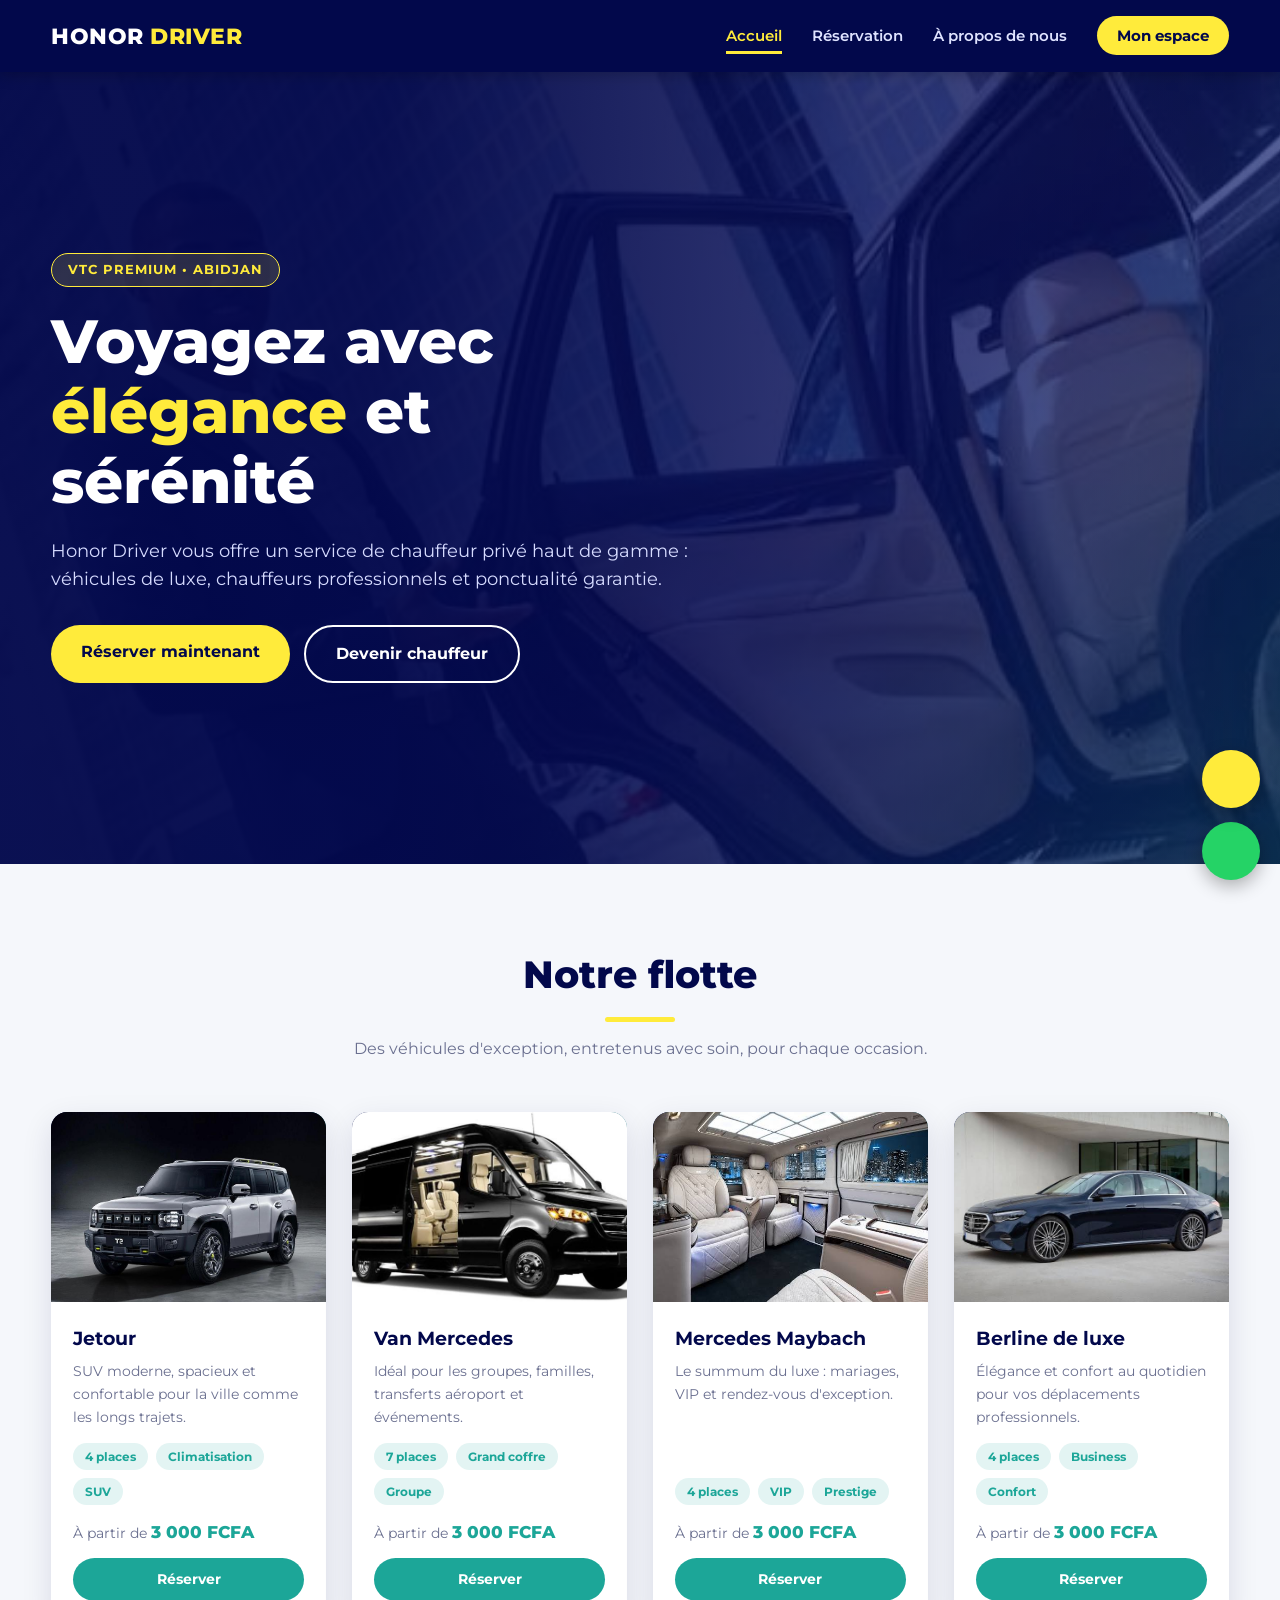
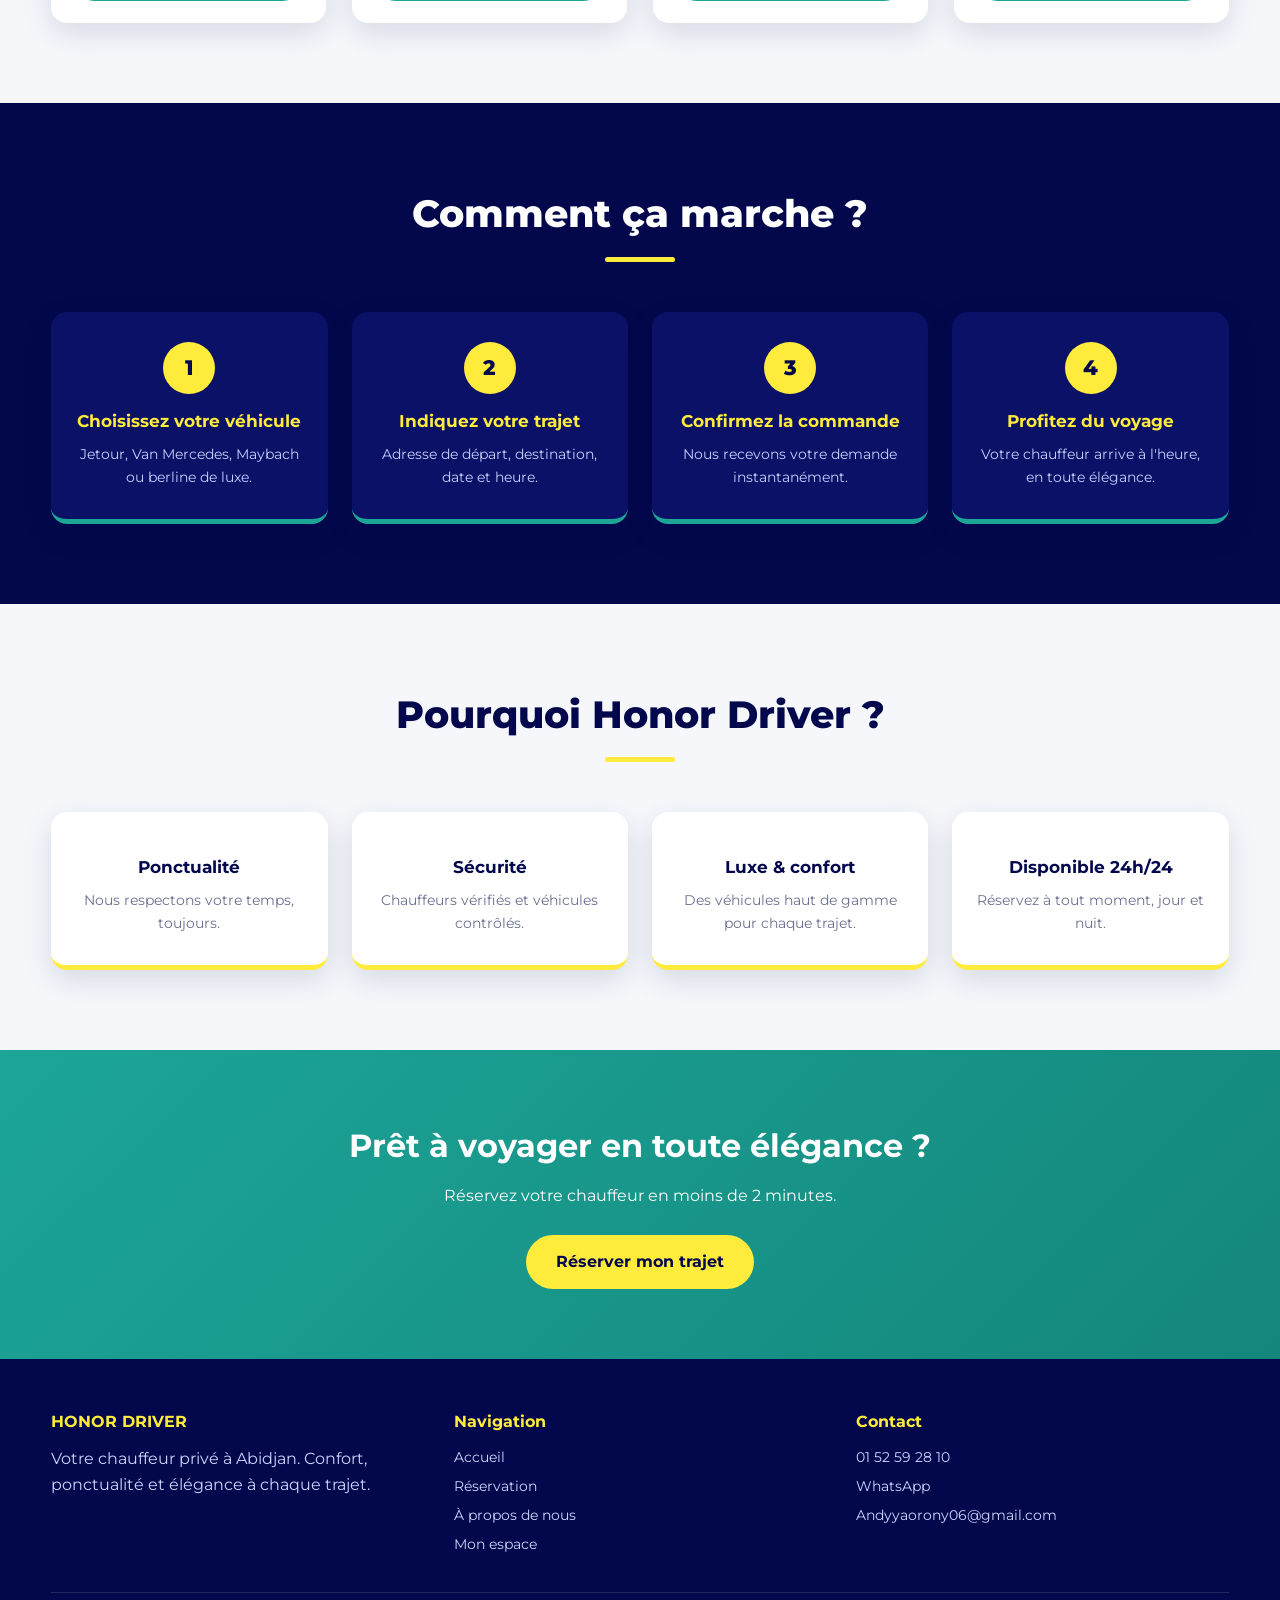
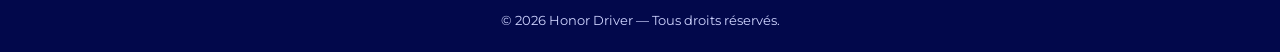
<file: index.html>
<!DOCTYPE html>
<html lang="fr">
<head>
<meta charset="UTF-8">
<meta name="viewport" content="width=device-width, initial-scale=1.0">
<title>Accueil | Honor Driver</title>
<meta name="description" content="Honor Driver : service VTC premium à Abidjan. Jetour, Van Mercedes, Maybach et berlines de luxe.">
<link rel="preconnect" href="https://fonts.googleapis.com">
<link rel="preconnect" href="https://fonts.gstatic.com" crossorigin>
<link href="https://fonts.googleapis.com/css2?family=Montserrat:wght@400;600;700;800&display=swap" rel="stylesheet">
<link rel="stylesheet" href="css/style.css">
</head>
<body>
<header class="site-header">
  <div class="container nav">
    <a href="index.html" class="logo">HONOR <span>DRIVER</span></a>
    <button class="burger" aria-label="Menu">☰</button>
    <ul class="nav-links">
      <li><a href="index.html" class="active">Accueil</a></li>
      <li><a href="reservation.html">Réservation</a></li>
      <li><a href="a-propos.html">À propos de nous</a></li>
      <li><a href="espace.html" class="btn-user">Mon espace</a></li>
    </ul>
  </div>
</header>

<section class="hero">
  <img class="bg" src="images/images (43).jpg" alt="Honor Driver chauffeur VTC" loading="lazy" onerror="this.style.display='none'">
  <div class="container">
    <div class="hero-content">
      <span class="badge">VTC PREMIUM • ABIDJAN</span>
      <h1>Voyagez avec <em>élégance</em> et sérénité</h1>
      <p>Honor Driver vous offre un service de chauffeur privé haut de gamme : véhicules de luxe, chauffeurs professionnels et ponctualité garantie.</p>
      <div class="hero-btns">
        <a href="reservation.html" class="btn btn-primary">Réserver maintenant</a>
        <a href="espace.html" class="btn btn-outline">Devenir chauffeur</a>
      </div>
    </div>
  </div>
</section>

<section id="flotte">
  <div class="container">
    <div class="section-title"><h2>Notre flotte</h2><p>Des véhicules d'exception, entretenus avec soin, pour chaque occasion.</p></div>
    <div class="fleet-grid">
      <article class="car-card">
        <div class="car-img">Jetour<img src="images/Jetour-T2-Image-14.jpg" alt="Jetour" loading="lazy" onerror="this.style.display='none'"></div>
        <div class="car-body"><h3>Jetour</h3><p>SUV moderne, spacieux et confortable pour la ville comme les longs trajets.</p>
          <div class="tags"><span>4 places</span><span>Climatisation</span><span>SUV</span></div>
          <div class="price">À partir de <strong>3 000 FCFA</strong></div>
          <a class="btn btn-teal" href="reservation.html?v=jetour">Réserver</a></div>
      </article>
      <article class="car-card">
        <div class="car-img">Van Mercedes<img src="images/images (40).jpg" alt="Van Mercedes" loading="lazy" onerror="this.style.display='none'"></div>
        <div class="car-body"><h3>Van Mercedes</h3><p>Idéal pour les groupes, familles, transferts aéroport et événements.</p>
          <div class="tags"><span>7 places</span><span>Grand coffre</span><span>Groupe</span></div>
          <div class="price">À partir de <strong>3 000 FCFA</strong></div>
          <a class="btn btn-teal" href="reservation.html?v=van">Réserver</a></div>
      </article>
      <article class="car-card">
        <div class="car-img">Mercedes Maybach<img src="images/images (41).jpg" alt="Mercedes Maybach" loading="lazy" onerror="this.style.display='none'"></div>
        <div class="car-body"><h3>Mercedes Maybach</h3><p>Le summum du luxe : mariages, VIP et rendez-vous d'exception.</p>
          <div class="tags"><span>4 places</span><span>VIP</span><span>Prestige</span></div>
          <div class="price">À partir de <strong>3 000 FCFA</strong></div>
          <a class="btn btn-teal" href="reservation.html?v=maybach">Réserver</a></div>
      </article>
      <article class="car-card">
        <div class="car-img">Berline de luxe<img src="images/images (42).jpg" alt="Berline de luxe" loading="lazy" onerror="this.style.display='none'"></div>
        <div class="car-body"><h3>Berline de luxe</h3><p>Élégance et confort au quotidien pour vos déplacements professionnels.</p>
          <div class="tags"><span>4 places</span><span>Business</span><span>Confort</span></div>
          <div class="price">À partir de <strong>3 000 FCFA</strong></div>
          <a class="btn btn-teal" href="reservation.html?v=berline">Réserver</a></div>
      </article>
    </div>
  </div>
</section>

<section class="dark">
  <div class="container">
    <div class="section-title"><h2>Comment ça marche ?</h2></div>
    <div class="features">
      <div class="feature"><div class="step-num">1</div><h3>Choisissez votre véhicule</h3><p>Jetour, Van Mercedes, Maybach ou berline de luxe.</p></div>
      <div class="feature"><div class="step-num">2</div><h3>Indiquez votre trajet</h3><p>Adresse de départ, destination, date et heure.</p></div>
      <div class="feature"><div class="step-num">3</div><h3>Confirmez la commande</h3><p>Nous recevons votre demande instantanément.</p></div>
      <div class="feature"><div class="step-num">4</div><h3>Profitez du voyage</h3><p>Votre chauffeur arrive à l'heure, en toute élégance.</p></div>
    </div>
  </div>
</section>

<section>
  <div class="container">
    <div class="section-title"><h2>Pourquoi Honor Driver ?</h2></div>
    <div class="features">
      <div class="feature"><div class="ico"></div><h3>Ponctualité</h3><p>Nous respectons votre temps, toujours.</p></div>
      <div class="feature"><div class="ico"></div><h3>Sécurité</h3><p>Chauffeurs vérifiés et véhicules contrôlés.</p></div>
      <div class="feature"><div class="ico"></div><h3>Luxe & confort</h3><p>Des véhicules haut de gamme pour chaque trajet.</p></div>
      <div class="feature"><div class="ico"></div><h3>Disponible 24h/24</h3><p>Réservez à tout moment, jour et nuit.</p></div>
    </div>
  </div>
</section>

<section class="cta">
  <div class="container">
    <h2>Prêt à voyager en toute élégance ?</h2>
    <p>Réservez votre chauffeur en moins de 2 minutes.</p>
    <a href="reservation.html" class="btn btn-primary">Réserver mon trajet</a>
  </div>
</section>

<footer>
  <div class="container">
    <div class="foot-grid">
      <div><h4>HONOR DRIVER</h4><p>Votre chauffeur privé à Abidjan. Confort, ponctualité et élégance à chaque trajet.</p></div>
      <div><h4>Navigation</h4><ul><li><a href="index.html">Accueil</a></li><li><a href="reservation.html">Réservation</a></li><li><a href="a-propos.html">À propos de nous</a></li><li><a href="espace.html">Mon espace</a></li></ul></div>
      <div><h4>Contact</h4><ul><li><a href="tel:+2250152592810">01 52 59 28 10</a></li><li><a href="https://wa.me/2250152592810" target="_blank">WhatsApp</a></li><li> <a href="mailto:Andyyaorony06@gmail.com">Andyyaorony06@gmail.com</a></li></ul></div>
    </div>
    <div class="copy">© <span id="year">2026</span> Honor Driver — Tous droits réservés.</div>
  </div>
</footer>
<a class="wa-float" href="https://wa.me/2250152592810" target="_blank" aria-label="WhatsApp"></a>
<script src="js/main.js"></script>
<script src="js/chatbot.js"></script>
</body>
</html>
</file>
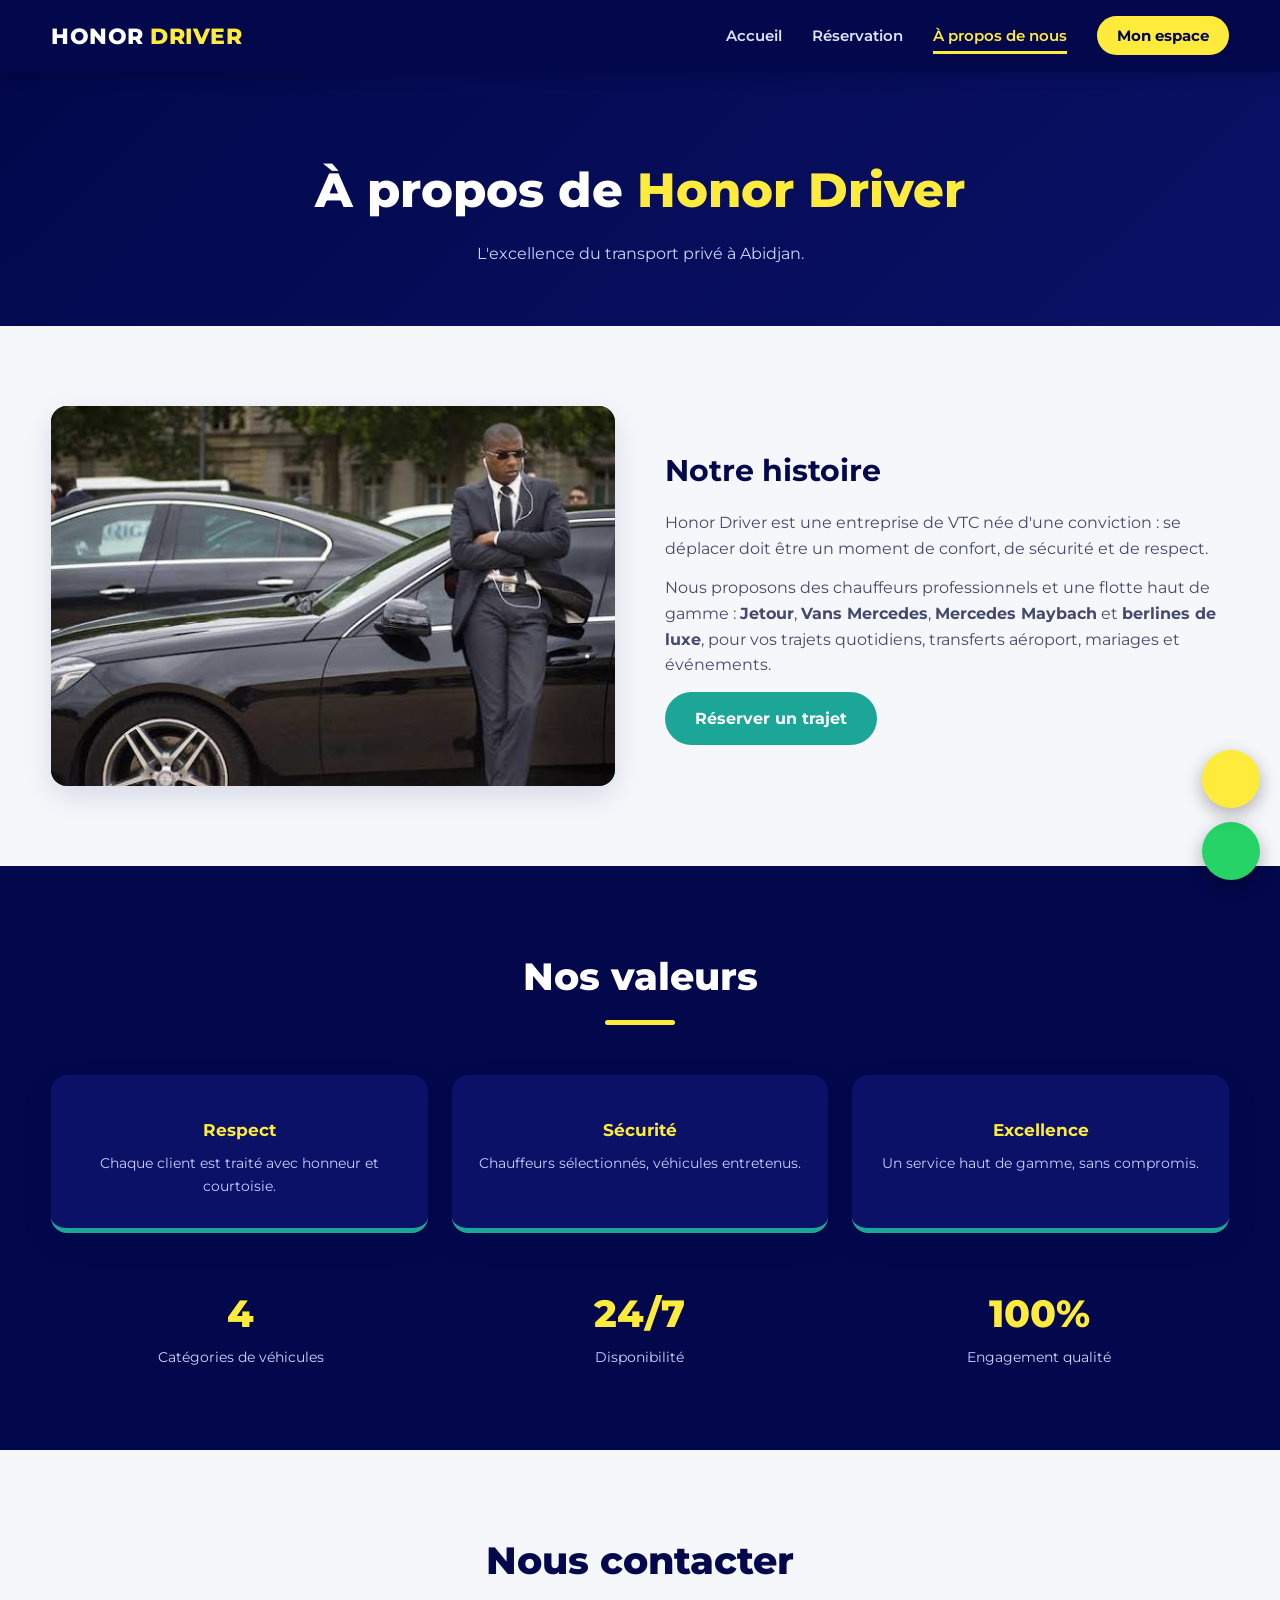
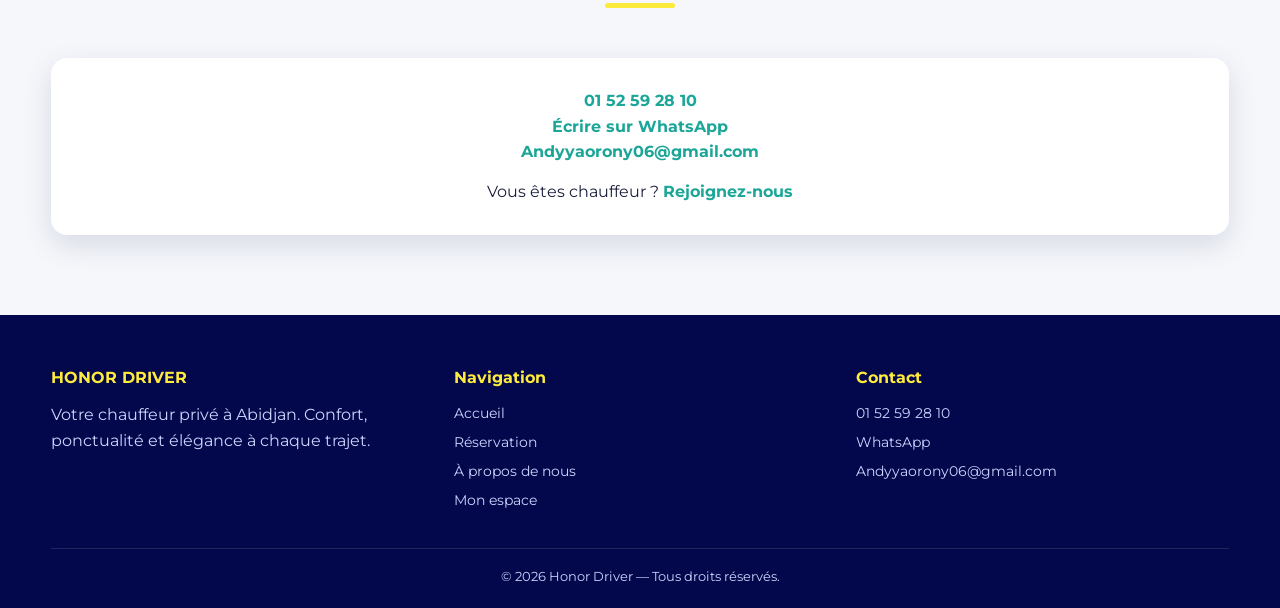
<file: a-propos.html>
<!DOCTYPE html>
<html lang="fr">
<head>
<meta charset="UTF-8">
<meta name="viewport" content="width=device-width, initial-scale=1.0">
<title>À propos de nous | Honor Driver</title>
<meta name="description" content="Honor Driver : service VTC premium à Abidjan. Jetour, Van Mercedes, Maybach et berlines de luxe.">
<link rel="preconnect" href="https://fonts.googleapis.com">
<link rel="preconnect" href="https://fonts.gstatic.com" crossorigin>
<link href="https://fonts.googleapis.com/css2?family=Montserrat:wght@400;600;700;800&display=swap" rel="stylesheet">
<link rel="stylesheet" href="css/style.css">
</head>
<body>
<header class="site-header">
  <div class="container nav">
    <a href="index.html" class="logo">HONOR <span>DRIVER</span></a>
    <button class="burger" aria-label="Menu">☰</button>
    <ul class="nav-links">
      <li><a href="index.html">Accueil</a></li>
      <li><a href="reservation.html">Réservation</a></li>
      <li><a href="a-propos.html" class="active">À propos de nous</a></li>
      <li><a href="espace.html" class="btn-user">Mon espace</a></li>
    </ul>
  </div>
</header>

<section class="page-hero"><div class="container">
  <h1>À propos de <em>Honor Driver</em></h1><p>L'excellence du transport privé à Abidjan.</p>
</div></section>

<section>
  <div class="container about-grid">
    <div class="about-img"><img src="images/images (44).jpg" alt="L'équipe Honor Driver" loading="lazy" onerror="this.style.display='none'"></div>
    <div>
      <h2>Notre histoire</h2>
      <p>Honor Driver est une entreprise de VTC née d'une conviction : se déplacer doit être un moment de confort, de sécurité et de respect.</p>
      <p>Nous proposons des chauffeurs professionnels et une flotte haut de gamme : <strong>Jetour</strong>, <strong>Vans Mercedes</strong>, <strong>Mercedes Maybach</strong> et <strong>berlines de luxe</strong>, pour vos trajets quotidiens, transferts aéroport, mariages et événements.</p>
      <a href="reservation.html" class="btn btn-teal">Réserver un trajet</a>
    </div>
  </div>
</section>

<section class="dark">
  <div class="container">
    <div class="section-title"><h2>Nos valeurs</h2></div>
    <div class="features">
      <div class="feature"><div class="ico"></div><h3>Respect</h3><p>Chaque client est traité avec honneur et courtoisie.</p></div>
      <div class="feature"><div class="ico"></div><h3>Sécurité</h3><p>Chauffeurs sélectionnés, véhicules entretenus.</p></div>
      <div class="feature"><div class="ico"></div><h3>Excellence</h3><p>Un service haut de gamme, sans compromis.</p></div>
    </div>
    <div class="stats" style="margin-top:50px">
      <div class="stat"><strong>4</strong><span>Catégories de véhicules</span></div>
      <div class="stat"><strong>24/7</strong><span>Disponibilité</span></div>
      <div class="stat"><strong>100%</strong><span>Engagement qualité</span></div>
    </div>
  </div>
</section>

<section>
  <div class="container">
    <div class="section-title"><h2>Nous contacter</h2></div>
    <div class="contact-box">
      <p><a href="tel:+2250152592810">01 52 59 28 10</a></p>
      <p> <a href="https://wa.me/2250152592810" target="_blank">Écrire sur WhatsApp</a></p>
      <p> <a href="mailto:Andyyaorony06@gmail.com">Andyyaorony06@gmail.com</a></p>
      <p style="margin-top:14px">Vous êtes chauffeur ? <a href="espace.html">Rejoignez-nous</a></p>
    </div>
  </div>
</section>

<footer>
  <div class="container">
    <div class="foot-grid">
      <div><h4>HONOR DRIVER</h4><p>Votre chauffeur privé à Abidjan. Confort, ponctualité et élégance à chaque trajet.</p></div>
      <div><h4>Navigation</h4><ul><li><a href="index.html">Accueil</a></li><li><a href="reservation.html">Réservation</a></li><li><a href="a-propos.html">À propos de nous</a></li><li><a href="espace.html">Mon espace</a></li></ul></div>
      <div><h4>Contact</h4><ul><li><a href="tel:+2250152592810">01 52 59 28 10</a></li><li> <a href="https://wa.me/2250152592810" target="_blank">WhatsApp</a></li><li> <a href="mailto:Andyyaorony06@gmail.com">Andyyaorony06@gmail.com</a></li></ul></div>
    </div>
    <div class="copy">© <span id="year">2026</span> Honor Driver — Tous droits réservés.</div>
  </div>
</footer>
<a class="wa-float" href="https://wa.me/2250152592810" target="_blank" aria-label="WhatsApp"></a>
<script src="js/main.js"></script>
<script src="js/chatbot.js"></script>
</body>
</html>
</file>
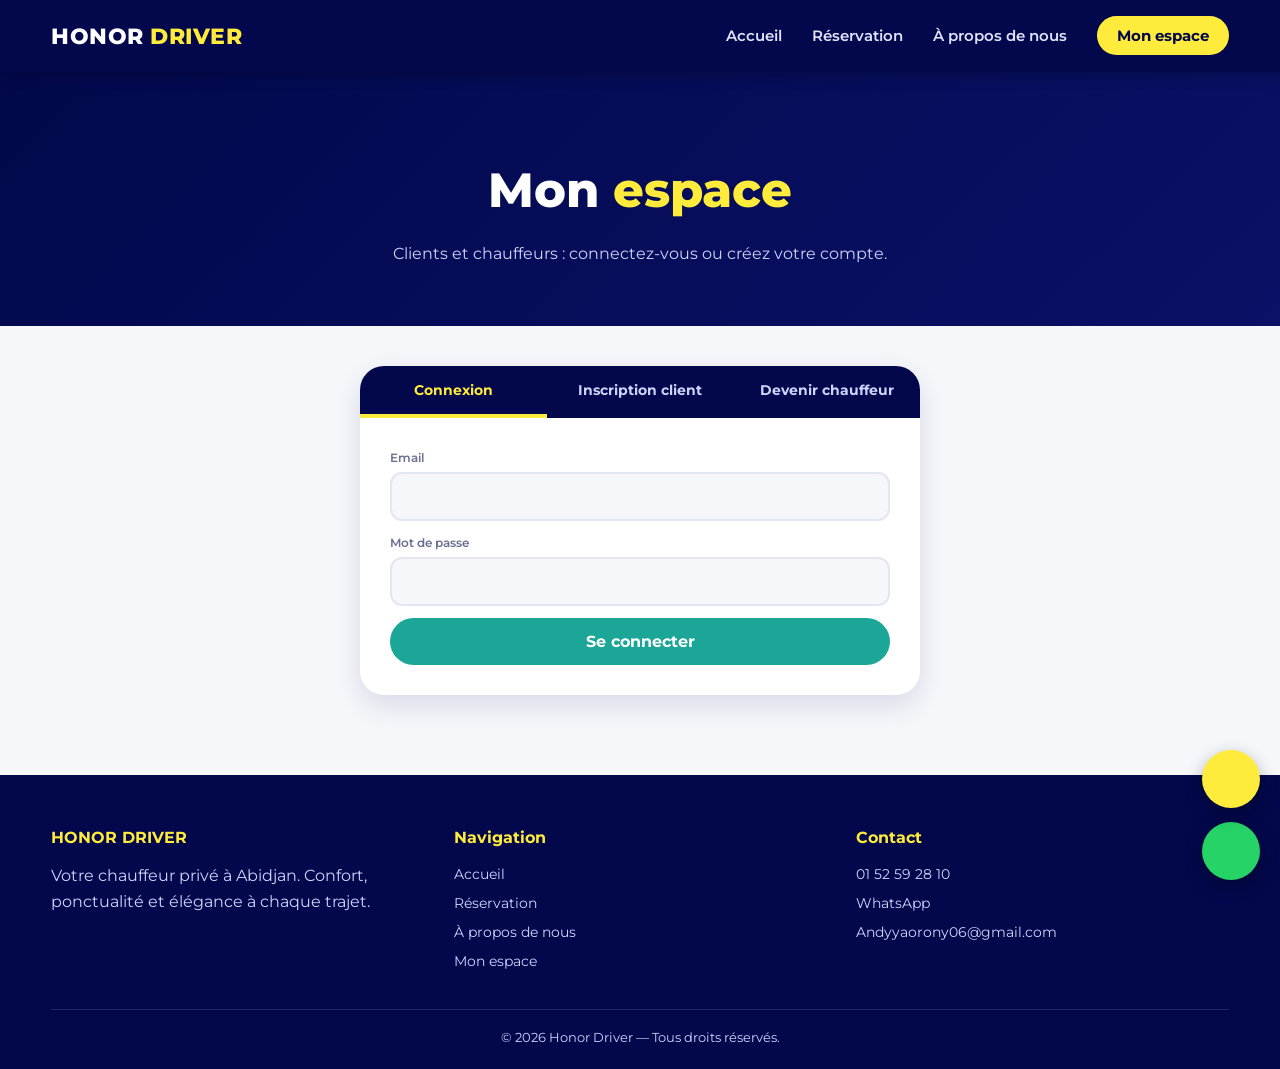
<file: espace.html>
<!DOCTYPE html>
<html lang="fr">
<head>
<meta charset="UTF-8">
<meta name="viewport" content="width=device-width, initial-scale=1.0">
<title>Mon espace | Honor Driver</title>
<meta name="description" content="Honor Driver : service VTC premium à Abidjan. Jetour, Van Mercedes, Maybach et berlines de luxe.">
<link rel="preconnect" href="https://fonts.googleapis.com">
<link rel="preconnect" href="https://fonts.gstatic.com" crossorigin>
<link href="https://fonts.googleapis.com/css2?family=Montserrat:wght@400;600;700;800&display=swap" rel="stylesheet">
<link rel="stylesheet" href="css/style.css">
</head>
<body>
<header class="site-header">
  <div class="container nav">
    <a href="index.html" class="logo">HONOR <span>DRIVER</span></a>
    <button class="burger" aria-label="Menu">☰</button>
    <ul class="nav-links">
      <li><a href="index.html">Accueil</a></li>
      <li><a href="reservation.html">Réservation</a></li>
      <li><a href="a-propos.html">À propos de nous</a></li>
      <li><a href="espace.html" class="btn-user">Mon espace</a></li>
    </ul>
  </div>
</header>

<section class="page-hero"><div class="container">
  <h1>Mon <em>espace</em></h1><p>Clients et chauffeurs : connectez-vous ou créez votre compte.</p>
</div></section>

<section style="padding-top:40px" id="authWrap">
  <div class="container">
    <div class="auth-card" id="authCard">
      <div class="auth-tabs">
        <button data-tab="tLogin" class="active">Connexion</button>
        <button data-tab="tClient">Inscription client</button>
        <button data-tab="tChauffeur">Devenir chauffeur</button>
      </div>
      <div class="auth-body">
        <form id="tLogin" class="auth-pane">
          <div class="field"><label>Email</label><input type="email" name="email" required></div>
          <div class="field"><label>Mot de passe</label><input type="password" name="mdp" required></div>
          <button class="btn btn-teal btn-block" id="formLoginBtn" type="submit">Se connecter</button>
        </form>
        <form id="tClient" class="auth-pane hidden">
          <div class="field"><label>Nom complet</label><input name="nom" required></div>
          <div class="field"><label>Téléphone</label><input type="tel" name="tel" required></div>
          <div class="field"><label>Email</label><input type="email" name="email" required></div>
          <div class="field"><label>Mot de passe (6 caractères min.)</label><input type="password" name="mdp" minlength="6" required></div>
          <button class="btn btn-teal btn-block" type="submit">Créer mon compte client</button>
        </form>
        <form id="tChauffeur" class="auth-pane hidden">
          <div class="field"><label>Nom complet</label><input name="nom" required></div>
          <div class="field"><label>Téléphone / WhatsApp</label><input type="tel" name="tel" required></div>
          <div class="field"><label>Email</label><input type="email" name="email" required></div>
          <div class="field"><label>Ville</label><input name="ville" value="Abidjan" required></div>
          <div class="field"><label>Numéro de permis de conduire</label><input name="permis" required></div>
          <div class="field"><label>Votre véhicule</label>
            <select name="vehicule" required><option value="">Choisir...</option><option>Jetour</option><option>Van Mercedes</option><option>Mercedes Maybach</option><option>Berline de luxe</option><option>Autre</option></select></div>
          <div class="field"><label>Immatriculation</label><input name="immat" required></div>
          <div class="field"><label>Années d'expérience</label><input type="number" name="exp" min="0" required></div>
          <div class="field"><label>Mot de passe (6 caractères min.)</label><input type="password" name="mdp" minlength="6" required></div>
          <button class="btn btn-teal btn-block" type="submit">Envoyer ma candidature</button>
        </form>
      </div>
    </div>

    <div class="dash hidden" id="dash">
      <div class="dash-head">
        <div><h2>Bonjour, <span id="dName"></span></h2><p id="dRole"></p><div id="dInfo"></div></div>
        <div style="display:flex;gap:10px;flex-wrap:wrap">
          <a href="reservation.html" class="btn btn-primary">Nouvelle réservation</a>
          <button class="btn btn-outline" id="logout">Déconnexion</button>
        </div>
      </div>
      <div id="dBookings">
        <h3 style="margin-bottom:12px;color:var(--navy)">Mes réservations</h3>
        <div class="table-wrap"><table>
          <thead><tr><th>Réf.</th><th>Véhicule</th><th>Trajet</th><th>Date</th><th>Statut</th></tr></thead>
          <tbody id="bookBody"></tbody>
        </table></div>
      </div>
    </div>
  </div>
</section>

<footer>
  <div class="container">
    <div class="foot-grid">
      <div><h4>HONOR DRIVER</h4><p>Votre chauffeur privé à Abidjan. Confort, ponctualité et élégance à chaque trajet.</p></div>
      <div><h4>Navigation</h4><ul><li><a href="index.html">Accueil</a></li><li><a href="reservation.html">Réservation</a></li><li><a href="a-propos.html">À propos de nous</a></li><li><a href="espace.html">Mon espace</a></li></ul></div>
      <div><h4>Contact</h4><ul><li><a href="tel:+2250152592810">01 52 59 28 10</a></li><li> <a href="https://wa.me/2250152592810" target="_blank">WhatsApp</a></li><li> <a href="mailto:Andyyaorony06@gmail.com">Andyyaorony06@gmail.com</a></li></ul></div>
    </div>
    <div class="copy">© <span id="year">2026</span> Honor Driver — Tous droits réservés.</div>
  </div>
</footer>
<a class="wa-float" href="https://wa.me/2250152592810" target="_blank" aria-label="WhatsApp"></a>
<script src="js/main.js"></script>
<script src="js/chatbot.js"></script>
</body>
</html>
</file>
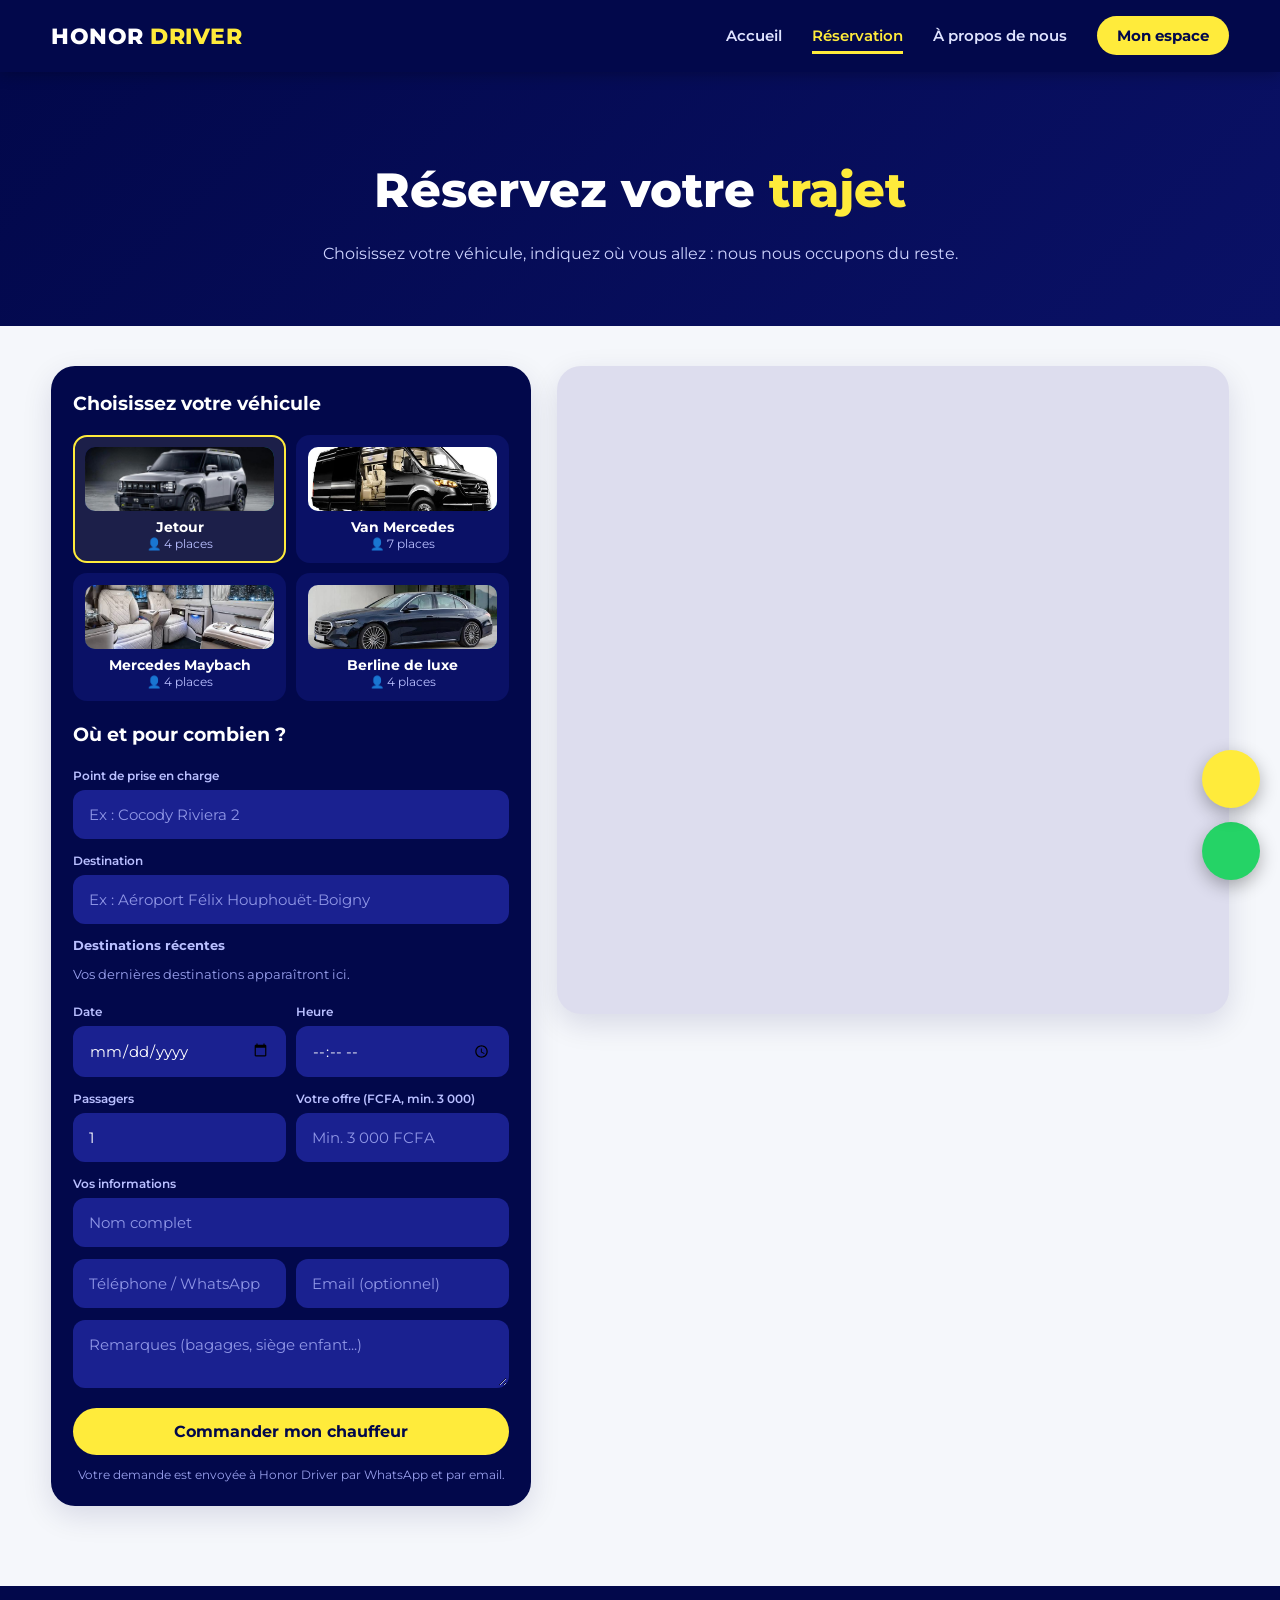
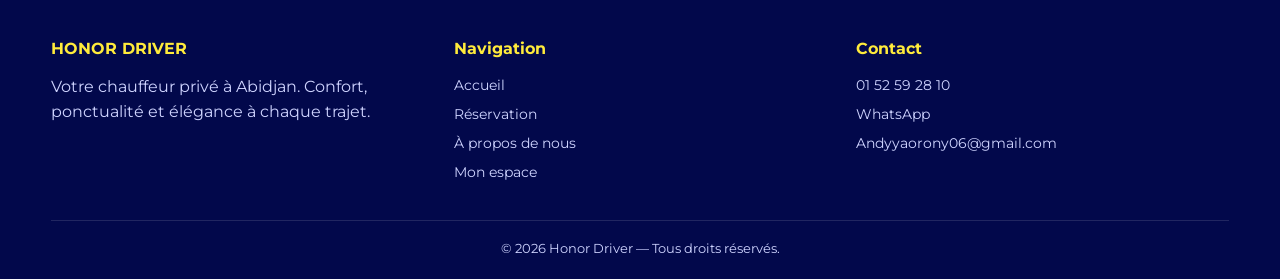
<file: reservation.html>
<!DOCTYPE html>
<html lang="fr">
<head>
<meta charset="UTF-8">
<meta name="viewport" content="width=device-width, initial-scale=1.0">
<title>Réservation | Honor Driver</title>
<meta name="description" content="Honor Driver : service VTC premium à Abidjan. Jetour, Van Mercedes, Maybach et berlines de luxe.">
<link rel="preconnect" href="https://fonts.googleapis.com">
<link rel="preconnect" href="https://fonts.gstatic.com" crossorigin>
<link href="https://fonts.googleapis.com/css2?family=Montserrat:wght@400;600;700;800&display=swap" rel="stylesheet">
<link rel="stylesheet" href="css/style.css">
</head>
<body>
<header class="site-header">
  <div class="container nav">
    <a href="index.html" class="logo">HONOR <span>DRIVER</span></a>
    <button class="burger" aria-label="Menu">☰</button>
    <ul class="nav-links">
      <li><a href="index.html">Accueil</a></li>
      <li><a href="reservation.html" class="active">Réservation</a></li>
      <li><a href="a-propos.html">À propos de nous</a></li>
      <li><a href="espace.html" class="btn-user">Mon espace</a></li>
    </ul>
  </div>
</header>

<section class="page-hero"><div class="container">
  <h1>Réservez votre <em>trajet</em></h1><p>Choisissez votre véhicule, indiquez où vous allez : nous nous occupons du reste.</p>
</div></section>

<section style="padding-top:40px">
  <div class="container booking">
    <form class="panel" id="bookingForm">
      <h2>Choisissez votre véhicule</h2>
      <div class="cat-tabs">
        <button type="button" class="cat" data-cat="jetour">
          <div class="thumb"><img src="images/Jetour-T2-Image-14.jpg" alt="Jetour" loading="lazy" onerror="this.style.display='none'"></div><strong>Jetour</strong><small>👤 4 places</small></button>
        <button type="button" class="cat" data-cat="van">
          <div class="thumb"><img src="images/images (40).jpg" alt="Van Mercedes" loading="lazy" onerror="this.style.display='none'"></div><strong>Van Mercedes</strong><small>👤 7 places</small></button>
        <button type="button" class="cat" data-cat="maybach">
          <div class="thumb"><img src="images/images (41).jpg" alt="Mercedes Maybach" loading="lazy" onerror="this.style.display='none'"></div><strong>Mercedes Maybach</strong><small>👤 4 places</small></button>
        <button type="button" class="cat" data-cat="berline">
          <div class="thumb"><img src="images/images (42).jpg" alt="Berline de luxe" loading="lazy" onerror="this.style.display='none'"></div><strong>Berline de luxe</strong><small>👤 4 places</small></button>
      </div>
      <input type="hidden" name="vehicule" id="vehicule">

      <h2> Où et pour combien ?</h2>
      <div class="field"><label>Point de prise en charge</label><input name="depart" id="depart" placeholder="Ex : Cocody Riviera 2" required></div>
      <div class="field"><label>Destination</label><input name="arrivee" id="arrivee" placeholder="Ex : Aéroport Félix Houphouët-Boigny" required></div>
      <div class="recent"><h4>Destinations récentes</h4><div id="recentList"></div></div>

      <div class="row2">
        <div class="field"><label>Date</label><input type="date" name="date" id="date" required></div>
        <div class="field"><label>Heure</label><input type="time" name="heure" required></div>
      </div>
      <div class="row2">
        <div class="field"><label>Passagers</label><input type="number" name="passagers" id="passagers" min="1" max="4" value="1" required></div>
        <div class="field"><label>Votre offre (FCFA, min. 3 000)</label><input type="number" name="prix" min="3000" step="500" placeholder="Min. 3 000 FCFA"></div>
      </div>
      <div class="field"><label>Vos informations</label><input name="nom" id="nom" placeholder="Nom complet" required></div>
      <div class="row2">
        <div class="field"><input type="tel" name="tel" id="tel" placeholder="Téléphone / WhatsApp" required></div>
        <div class="field"><input type="email" name="email" id="email" placeholder="Email (optionnel)"></div>
      </div>
      <div class="field"><textarea name="note" rows="2" placeholder="Remarques (bagages, siège enfant...)"></textarea></div>
      <button class="btn btn-primary btn-block" type="submit">Commander mon chauffeur</button>
      <p style="font-size:.75rem;color:#9aa1ee;margin-top:10px;text-align:center">Votre demande est envoyée à Honor Driver par WhatsApp et par email.</p>
    </form>

    <div class="map-wrap">
      <iframe id="map" loading="lazy" title="Carte Abidjan" src="https://www.google.com/maps?q=Abidjan&output=embed"></iframe>
    </div>
  </div>
</section>

<footer>
  <div class="container">
    <div class="foot-grid">
      <div><h4>HONOR DRIVER</h4><p>Votre chauffeur privé à Abidjan. Confort, ponctualité et élégance à chaque trajet.</p></div>
      <div><h4>Navigation</h4><ul><li><a href="index.html">Accueil</a></li><li><a href="reservation.html">Réservation</a></li><li><a href="a-propos.html">À propos de nous</a></li><li><a href="espace.html">Mon espace</a></li></ul></div>
      <div><h4>Contact</h4><ul><li> <a href="tel:+2250152592810">01 52 59 28 10</a></li><li> <a href="https://wa.me/2250152592810" target="_blank">WhatsApp</a></li><li> <a href="mailto:Andyyaorony06@gmail.com">Andyyaorony06@gmail.com</a></li></ul></div>
    </div>
    <div class="copy">© <span id="year">2026</span> Honor Driver — Tous droits réservés.</div>
  </div>
</footer>
<a class="wa-float" href="https://wa.me/2250152592810" target="_blank" aria-label="WhatsApp"></a>
<script src="js/main.js"></script>
<script src="js/chatbot.js"></script>
</body>
</html>
</file>
<file: css/style.css>
/* ===== HONOR DRIVER - Feuille de style ===== */
:root{
  --yellow:#ffeb3b;
  --teal:#1ca698;
  --navy:#02084b;
  --navy-2:#0a1166;
  --white:#fff;
  --bg:#f5f7fb;
  --text:#1b1f3b;
  --muted:#6b7090;
  --radius:16px;
  --shadow:0 10px 30px rgba(2,8,75,.12);
}
*{box-sizing:border-box;margin:0;padding:0}
html{scroll-behavior:smooth}
body{font-family:'Montserrat',Arial,sans-serif;color:var(--text);background:var(--bg);line-height:1.6}
img{max-width:100%;display:block}
a{color:inherit;text-decoration:none}
.container{width:min(1180px,92%);margin:0 auto}

/* ---------- Header ---------- */
.site-header{position:sticky;top:0;z-index:100;background:var(--navy);box-shadow:0 2px 14px rgba(0,0,0,.25)}
.nav{display:flex;align-items:center;justify-content:space-between;height:72px}
.logo{font-weight:800;font-size:1.35rem;color:var(--white);letter-spacing:.5px}
.logo span{color:var(--yellow)}
.nav-links{display:flex;align-items:center;gap:30px;list-style:none}
.nav-links a{color:#dfe3ff;font-weight:600;font-size:.95rem;padding:6px 0;border-bottom:3px solid transparent;transition:.2s}
.nav-links a:hover,.nav-links a.active{color:var(--yellow);border-color:var(--yellow)}
.nav-links a.btn-user{background:var(--yellow);color:var(--navy);padding:10px 20px;border-radius:50px;border:none;font-weight:700}
.nav-links a.btn-user:hover{background:var(--teal);color:#fff}
.burger{display:none;background:none;border:none;color:#fff;font-size:1.8rem;cursor:pointer}

/* ---------- Boutons ---------- */
.btn{display:inline-block;padding:14px 30px;border-radius:50px;font-weight:700;font-family:inherit;font-size:1rem;border:none;cursor:pointer;transition:.25s}
.btn-primary{background:var(--yellow);color:var(--navy)}
.btn-primary:hover{background:#fff;transform:translateY(-2px)}
.btn-teal{background:var(--teal);color:#fff}
.btn-teal:hover{background:var(--navy);transform:translateY(-2px)}
.btn-outline{border:2px solid #fff;color:#fff;background:transparent}
.btn-outline:hover{background:#fff;color:var(--navy)}
.btn-block{width:100%}

/* ---------- Hero ---------- */
.hero{position:relative;min-height:88vh;display:flex;align-items:center;color:#fff;
  background:linear-gradient(135deg,var(--navy) 0%,#0b1a7a 60%,var(--teal) 130%);overflow:hidden}
.hero .bg{position:absolute;inset:0;width:100%;height:100%;object-fit:cover;opacity:.45}
.hero::after{content:"";position:absolute;inset:0;background:linear-gradient(90deg,rgba(2,8,75,.92) 30%,rgba(2,8,75,.3))}
.hero .container{position:relative;z-index:2}
.hero-content{max-width:640px}
.badge{display:inline-block;background:rgba(255,235,59,.15);color:var(--yellow);border:1px solid var(--yellow);padding:6px 16px;border-radius:50px;font-size:.8rem;font-weight:700;letter-spacing:1px;margin-bottom:20px}
.hero h1{font-size:clamp(2.2rem,5vw,3.8rem);line-height:1.15;font-weight:800;margin-bottom:20px}
.hero h1 em{font-style:normal;color:var(--yellow)}
.hero p{font-size:1.1rem;color:#d6dbff;margin-bottom:32px}
.hero-btns{display:flex;gap:14px;flex-wrap:wrap}
.page-hero{padding:80px 0 60px;background:linear-gradient(135deg,var(--navy),var(--navy-2));color:#fff;text-align:center}
.page-hero h1{font-size:clamp(2rem,4vw,3rem);font-weight:800}
.page-hero h1 em{font-style:normal;color:var(--yellow)}
.page-hero p{color:#cfd4ff;max-width:640px;margin:12px auto 0}

/* ---------- Sections ---------- */
section{padding:80px 0}
.section-title{text-align:center;margin-bottom:50px}
.section-title h2{font-size:clamp(1.7rem,3vw,2.4rem);color:var(--navy);font-weight:800}
.section-title h2::after{content:"";display:block;width:70px;height:5px;background:var(--yellow);border-radius:5px;margin:12px auto 0}
.section-title p{color:var(--muted);margin-top:14px;max-width:600px;margin-inline:auto}

/* ---------- Flotte ---------- */
.fleet-grid{display:grid;grid-template-columns:repeat(auto-fit,minmax(250px,1fr));gap:26px}
.car-card{background:#fff;border-radius:var(--radius);overflow:hidden;box-shadow:var(--shadow);transition:.3s;display:flex;flex-direction:column}
.car-card:hover{transform:translateY(-8px)}
.car-img{height:190px;background:linear-gradient(135deg,var(--navy),var(--teal));position:relative;display:flex;align-items:center;justify-content:center;color:#fff;font-weight:800;font-size:1.2rem}
.car-img img{position:absolute;inset:0;width:100%;height:100%;object-fit:cover}
.car-body{padding:22px;flex:1;display:flex;flex-direction:column}
.car-body h3{color:var(--navy);margin-bottom:6px}
.car-body p{color:var(--muted);font-size:.9rem;flex:1}
.tags{display:flex;gap:8px;flex-wrap:wrap;margin:14px 0}
.tags span{background:rgba(28,166,152,.12);color:var(--teal);font-size:.75rem;font-weight:700;padding:4px 12px;border-radius:50px}
.price{color:var(--muted);font-size:.85rem;margin-bottom:12px}
.price strong{color:var(--teal);font-size:1.05rem;font-weight:800}
.car-body .btn{padding:10px 22px;font-size:.9rem;text-align:center}

/* ---------- Atouts / étapes ---------- */
.features{display:grid;grid-template-columns:repeat(auto-fit,minmax(230px,1fr));gap:24px}
.feature{background:#fff;border-radius:var(--radius);padding:30px 24px;text-align:center;box-shadow:var(--shadow);border-bottom:5px solid var(--yellow)}
.feature .ico{font-size:2.2rem;margin-bottom:12px}
.feature h3{color:var(--navy);margin-bottom:8px;font-size:1.05rem}
.feature p{color:var(--muted);font-size:.9rem}
.dark{background:var(--navy);color:#fff}
.dark .section-title h2{color:#fff}
.dark .feature{background:var(--navy-2);border-color:var(--teal)}
.dark .feature h3{color:var(--yellow)}
.dark .feature p{color:#c9ceff}
.step-num{width:52px;height:52px;border-radius:50%;background:var(--yellow);color:var(--navy);font-weight:800;font-size:1.3rem;display:flex;align-items:center;justify-content:center;margin:0 auto 14px}
.cta{background:linear-gradient(135deg,var(--teal),#14867b);color:#fff;text-align:center;padding:70px 0}
.cta h2{font-size:2rem;margin-bottom:12px}
.cta p{margin-bottom:26px}

/* ---------- À propos ---------- */
.about-grid{display:grid;grid-template-columns:1fr 1fr;gap:50px;align-items:center}
.about-img{height:380px;border-radius:var(--radius);background:linear-gradient(135deg,var(--navy),var(--teal));position:relative;overflow:hidden;box-shadow:var(--shadow)}
.about-img img{position:absolute;inset:0;width:100%;height:100%;object-fit:cover}
.about-grid h2{color:var(--navy);margin-bottom:14px;font-size:1.9rem}
.about-grid p{margin-bottom:14px;color:#444a6e}
.stats{display:grid;grid-template-columns:repeat(auto-fit,minmax(160px,1fr));gap:20px;text-align:center}
.stat strong{display:block;font-size:2.4rem;color:var(--yellow);font-weight:800}
.stat span{color:#cfd4ff;font-size:.9rem}
.contact-box{background:#fff;padding:30px;border-radius:var(--radius);box-shadow:var(--shadow);text-align:center}
.contact-box a{color:var(--teal);font-weight:700}

/* ---------- Réservation (style inDrive) ---------- */
.booking{display:grid;grid-template-columns:480px 1fr;gap:26px;align-items:start}
.panel{background:var(--navy);color:#fff;border-radius:24px;padding:22px;box-shadow:var(--shadow)}
.panel h2{font-size:1.2rem;margin-bottom:16px}
.cat-tabs{display:grid;grid-template-columns:repeat(2,1fr);gap:10px;margin-bottom:18px}
.cat{background:var(--navy-2);border:2px solid transparent;border-radius:14px;padding:10px;cursor:pointer;text-align:center;transition:.2s;color:#fff;font-family:inherit}
.cat:hover{border-color:var(--teal)}
.cat.active{border-color:var(--yellow);background:rgba(255,235,59,.1)}
.cat .thumb{height:64px;border-radius:10px;background:linear-gradient(135deg,#17208a,var(--teal));overflow:hidden;position:relative;margin-bottom:8px}
.cat .thumb img{position:absolute;inset:0;width:100%;height:100%;object-fit:cover}
.cat strong{display:block;font-size:.85rem}
.cat small{color:#b9bfff;font-size:.72rem}
.field{margin-bottom:12px}
.field label{display:block;font-size:.78rem;color:#b9bfff;margin-bottom:4px;font-weight:600}
.field input,.field select,.field textarea{width:100%;padding:13px 14px;border-radius:12px;border:2px solid transparent;background:#1a2190;color:#fff;font-family:inherit;font-size:.95rem;outline:none}
.field input::placeholder,.field textarea::placeholder{color:#8f96e6}
.field input:focus,.field select:focus,.field textarea:focus{border-color:var(--yellow)}
.field select option{color:#000}
.row2{display:grid;grid-template-columns:1fr 1fr;gap:10px}
.recent{margin:6px 0 16px}
.recent h4{font-size:.8rem;color:#b9bfff;margin-bottom:8px}
.recent button{display:block;width:100%;text-align:left;background:none;border:none;border-bottom:1px solid rgba(255,255,255,.1);color:#fff;padding:9px 4px;font-family:inherit;cursor:pointer;font-size:.9rem}
.recent button:hover{color:var(--yellow)}
.recent small{display:block;color:#9aa1ee}
.map-wrap{border-radius:24px;overflow:hidden;box-shadow:var(--shadow);min-height:640px;position:sticky;top:92px;background:#dde}
.map-wrap iframe{width:100%;height:100%;min-height:640px;border:0}
.summary{background:rgba(255,235,59,.12);border:1px dashed var(--yellow);border-radius:12px;padding:12px;font-size:.85rem;margin-bottom:14px;color:#fff6a8}

/* ---------- Espace utilisateur ---------- */
.auth-card{max-width:560px;margin:0 auto;background:#fff;border-radius:24px;box-shadow:var(--shadow);overflow:hidden}
.auth-tabs{display:flex;background:var(--navy)}
.auth-tabs button{flex:1;padding:16px 8px;background:none;border:none;color:#cfd4ff;font-family:inherit;font-weight:700;cursor:pointer;font-size:.85rem;border-bottom:4px solid transparent}
.auth-tabs button.active{color:var(--yellow);border-color:var(--yellow)}
.auth-body{padding:30px}
.auth-body .field label{color:var(--muted)}
.auth-body .field input,.auth-body .field select{background:var(--bg);color:var(--text);border:2px solid #e3e6f3}
.auth-body .field input:focus,.auth-body .field select:focus{border-color:var(--teal)}
.auth-body .field select option{color:var(--text)}
.hidden{display:none!important}
.dash{max-width:900px;margin:0 auto}
.dash-head{background:var(--navy);color:#fff;border-radius:var(--radius);padding:26px;display:flex;justify-content:space-between;align-items:center;flex-wrap:wrap;gap:14px;margin-bottom:24px}
.dash-head h2 span{color:var(--yellow)}
.pill{display:inline-block;background:var(--yellow);color:var(--navy);padding:3px 14px;border-radius:50px;font-size:.75rem;font-weight:800}
.table-wrap{background:#fff;border-radius:var(--radius);box-shadow:var(--shadow);overflow-x:auto}
table{width:100%;border-collapse:collapse;font-size:.88rem}
th{background:var(--teal);color:#fff;text-align:left;padding:12px 14px}
td{padding:12px 14px;border-bottom:1px solid #eceffa}
.empty{padding:30px;text-align:center;color:var(--muted)}

/* ---------- Footer & extras ---------- */
footer{background:var(--navy);color:#cfd4ff;padding:50px 0 20px}
.foot-grid{display:grid;grid-template-columns:repeat(auto-fit,minmax(220px,1fr));gap:30px;margin-bottom:30px}
footer h4{color:var(--yellow);margin-bottom:12px}
footer li{list-style:none;margin-bottom:6px;font-size:.9rem}
footer a:hover{color:var(--yellow)}
.copy{border-top:1px solid rgba(255,255,255,.12);padding-top:18px;text-align:center;font-size:.8rem}
.wa-float{position:fixed;right:20px;bottom:20px;width:58px;height:58px;border-radius:50%;background:#25d366;color:#fff;display:flex;align-items:center;justify-content:center;font-size:1.7rem;box-shadow:0 6px 18px rgba(0,0,0,.3);z-index:90}
.toast{position:fixed;left:50%;bottom:30px;transform:translateX(-50%) translateY(120px);background:var(--teal);color:#fff;padding:14px 26px;border-radius:50px;font-weight:700;z-index:200;transition:.4s;max-width:90%;text-align:center}
.toast.show{transform:translateX(-50%) translateY(0)}
.toast.err{background:#d32f2f}

/* ---------- Responsive ---------- */
@media(max-width:980px){
  .booking{grid-template-columns:1fr}
  .map-wrap{position:static;min-height:380px}
  .map-wrap iframe{min-height:380px}
  .about-grid{grid-template-columns:1fr}
}
@media(max-width:820px){
  .burger{display:block}
  .nav-links{position:absolute;top:72px;left:0;right:0;background:var(--navy);flex-direction:column;padding:20px 0;gap:18px;display:none}
  .nav-links.open{display:flex}
}
@media(max-width:480px){.row2{grid-template-columns:1fr}}
</file>
